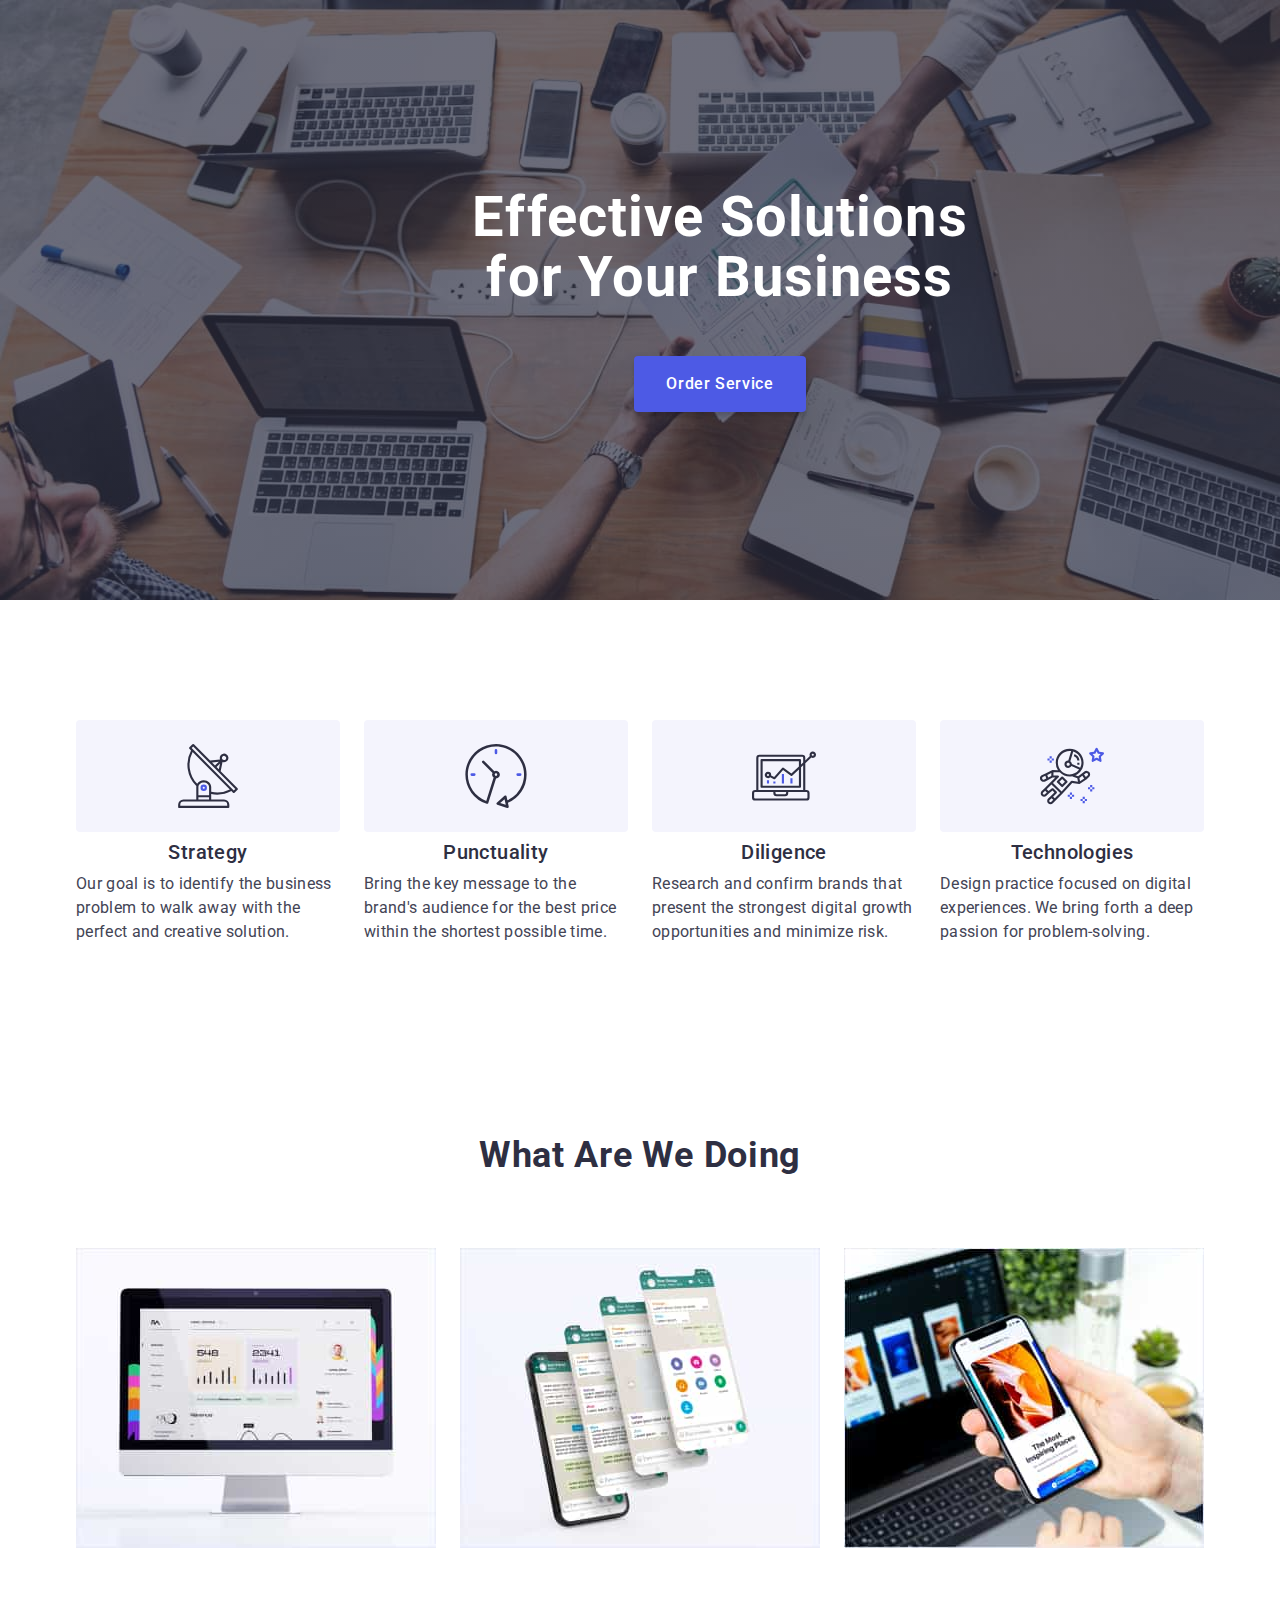
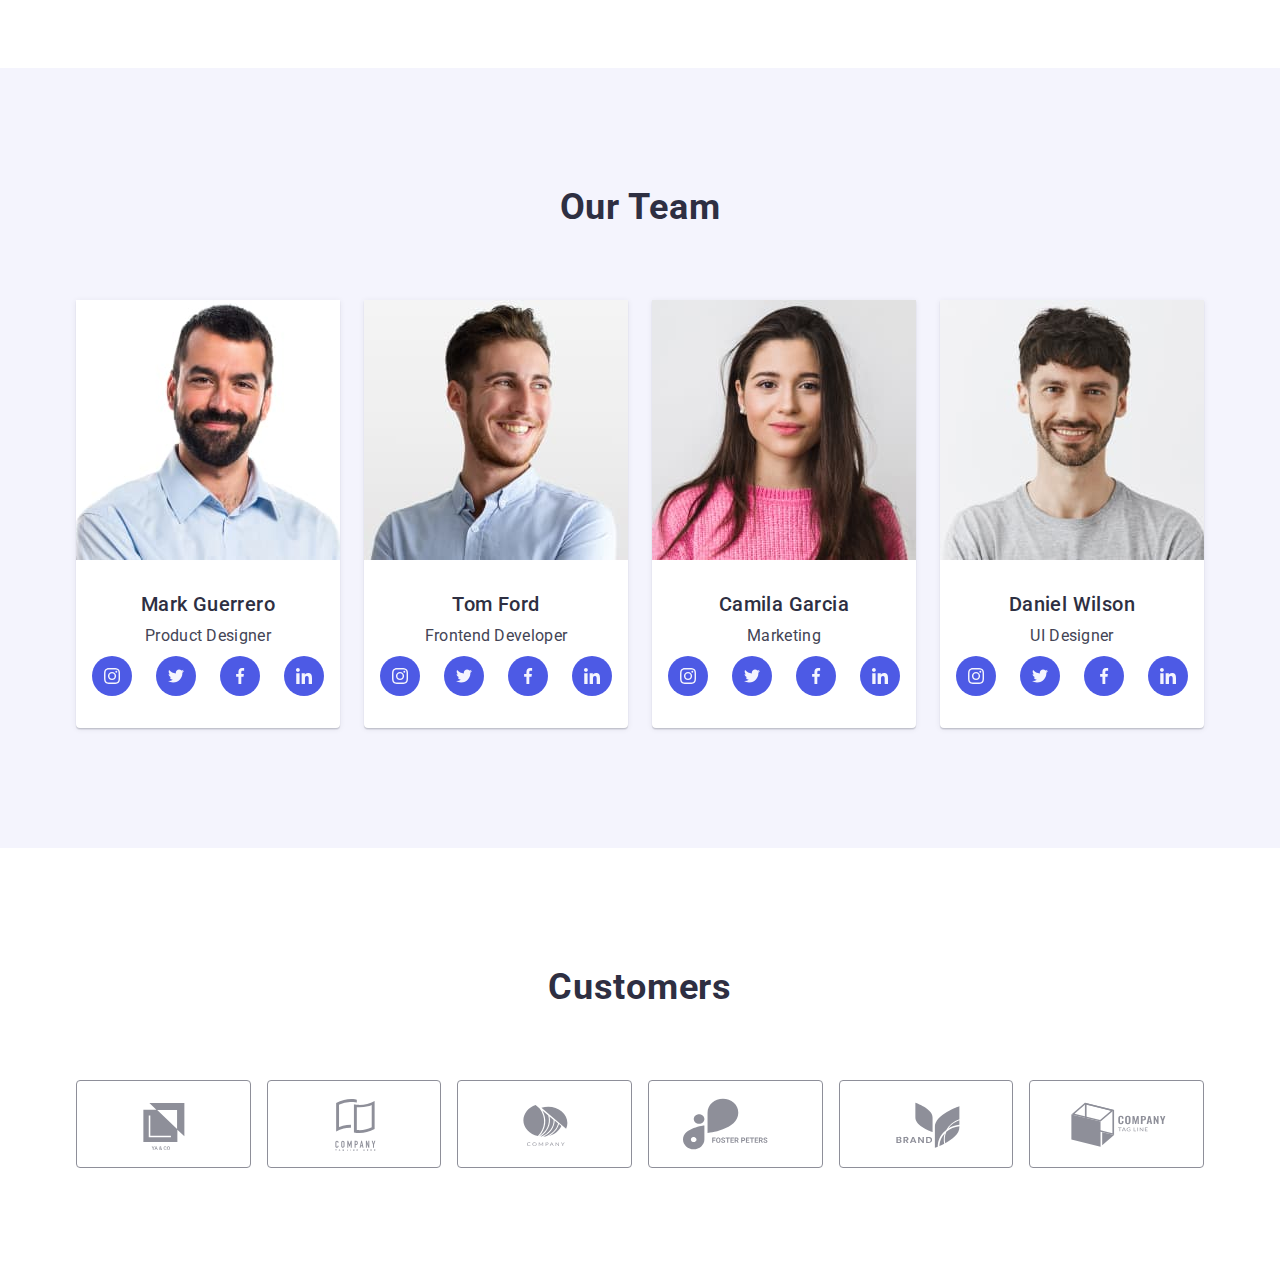
<file: index.html>
<!-- @format -->

<!DOCTYPE html>
<html lang="en">

<head>
    <meta charset="UTF-8" />
    <meta name="viewport" content="width=device-width, initial-scale=1.0" />
    <link rel="preconnect" href="https://fonts.googleapis.com" />
    <link rel="preconnect" href="https://fonts.gstatic.com" crossorigin />
    <link
        href="https://fonts.googleapis.com/css2?family=Raleway:wght@800&family=Roboto:wght@400;500;700;900&display=swap"
        rel="stylesheet" />
    <title>WebStudio</title>

    <link rel="stylesheet" href="./css/modern-normalize.css" />
    <link rel="stylesheet" href="./css/styles.css" />
</head>

<body>
    <!-- <header class="header">
      <div class="header-container container">
        <nav class="nav-menu">
          <a class="logo link" href="./index.html"
            >Web<span class="logo-accent">Studio</span></a
          >

          <ul class="nav-menu-list list">
            <li>
              <a class="nav-item link current" href="./index.html">Studio</a>
            </li>
            <li>
              <a class="nav-item link" href="./portfolio.html">Portfolio</a>
            </li>
            <li><a class="nav-item link" href="">Contacts</a></li>
          </ul>
        </nav>

        <address class="informacion">
          <ul class="contact list">
            <li>
              <a class="contact link" href="mailto:info@devstudio.com"
                >info@devstudio.com</a
              >
            </li>
            <li>
              <a class="contact link" href="tel:+110001111111"
                >+11 (000) 111-11-11</a
              >
            </li>
          </ul>
        </address>
      </div>
    </header> -->

    <main>
        <!-- секция 1 -->
        <section class="hero-section">
        <div class="hero-container container">
          <h1 class="hero-title">
            Effective Solutions<br />
            for Your Business
          </h1>

          <button type="button" class="hero-button" data-modal-open>
            Order Service
          </button>
        </div>
      </section>

        <!-- секция 2 -->
        <section class="section">
            <div class="solutions-container container">
                <h2 class="visually-hidden">Why Choose Us</h2>

                <ul class="solutions-list list">
                    <li class="feature-item">
                        <div class="feature-cub">
                            <svg class="feature-item-svg" width="64" height="64">
                                <use href="./images/icons.svg#icon-antenna"></use>
                            </svg>
                        </div>
                        <h3 class="feature-subtitle">Strategy</h3>
                        <p class="feature-text">
                            Our goal is to identify the business problem to walk away with
                            the perfect and creative solution.
                        </p>
                    </li>

                    <li class="feature-item">
                        <div class="feature-cub">
                            <svg class="feature-item-svg" width="64" height="64">
                                <use href="./images/icons.svg#icon-clock"></use>
                            </svg>
                        </div>
                        <h3 class="feature-subtitle">Punctuality</h3>
                        <p class="feature-text">
                            Bring the key message to the brand's audience for the best price
                            within the shortest possible time.
                        </p>
                    </li>

                    <li class="feature-item">
                        <div class="feature-cub">
                            <svg class="feature-item-svg" width="64" height="64">
                                <use href="./images/icons.svg#icon-diagram"></use>
                            </svg>
                        </div>
                        <h3 class="feature-subtitle">Diligence</h3>
                        <p class="feature-text">
                            Research and confirm brands that present the strongest digital
                            growth opportunities and minimize risk.
                        </p>
                    </li>

                    <li class="feature-item">
                        <div class="feature-cub">
                            <svg class="feature-item-svg" width="64" height="64">
                                <use href="./images/icons.svg#icon-astronaut"></use>
                            </svg>
                        </div>
                        <h3 class="feature-subtitle">Technologies</h3>
                        <p class="feature-text">
                            Design practice focused on digital experiences. We bring forth a
                            deep passion for problem-solving.
                        </p>
                    </li>
                </ul>
            </div>
        </section>

        <!-- секция 3 -->
       <section class="what ">
            <div class="what-container container">
                <h2 class="what-title">What are we doing</h2>

                <ul class="what-list list">
                    <li class="what-img">
                        <img src="./images/Rectangle71.jpg" alt="Rectangle71" width="360" />
                    </li>
                    <li class="what-img">
                        <img src="./images/Rectangle71(1).jpg" alt="Rectangle71(1)" width="360" />
                    </li>
                    <li class="what-img">
                        <img src="./images/Rectangle71(2).jpg" alt="Rectangle71(2)" width="360" />
                    </li>
                </ul>
            </div>
        </section>

        <!-- секция 4 -->
        <section class="team-section section">
            <div class="container">
                <h2 class="section-title">Our Team</h2>

                <ul class="team list">
                    <li class="team-item">
                        <img src="./images/img.jpg" alt="Mark Guerrero" width="264" class="team-image" />

                        <div class="team-subt">
                            <h3 class="team-name">Mark Guerrero</h3>
                            <p class="team-role">Product Designer</p>

                            <ul class="person-social-list link">
                                <li class="person-item">
                                    <a class="person-social-link link" href="" aria-label="instagram" target="_blank"
                                        rel="noopener horeferrer">
                                        <svg class="team-social" width="16" height="16">
                                            <use href="./images/icons.svg#icon-instagram"></use>
                                        </svg>
                                    </a>
                                </li>

                                <li class="person-item">
                                    <a class="person-social-link link" href="" aria-label="twitter" target="_blank"
                                        rel="noopener horeferrer">
                                        <svg class="team-social" width="16" height="16">
                                            <use href="./images/icons.svg#icon-twitter"></use>
                                        </svg>
                                    </a>
                                </li>

                                <li class="person-item">
                                    <a class="person-social-link link" href="" aria-label="facebook" target="_blank"
                                        rel="noopener horeferrer">
                                        <svg class="team-social" width="16" height="16">
                                            <use href="./images/icons.svg#icon-facebook"></use>
                                        </svg>
                                    </a>
                                </li>
                                <li class="person-item">
                                    <a class="person-social-link link" href="" aria-label="linkedin" target="_blank"
                                        rel="noopener horeferrer">
                                        <svg class="team-social" width="16" height="16">
                                            <use href="./images/icons.svg#icon-linkedin"></use>
                                        </svg>
                                    </a>
                                </li>
                            </ul>
                        </div>
                    </li>

                    <li class="team-item">
                        <img src="./images/img(1).jpg" alt="Tom Ford" width="264" class="team-image" />
                        <div class="team-subt">
                            <h3 class="team-name">Tom Ford</h3>
                            <p class="team-role">Frontend Developer</p>
                            <ul class="person-social-list link">
                                <li class="person-item">
                                    <a class="person-social-link link" href="" aria-label="instagram" target="_blank"
                                        rel="noopener horeferrer">
                                        <svg class="team-social" width="16" height="16">
                                            <use href="./images/icons.svg#icon-instagram"></use>
                                        </svg>
                                    </a>
                                </li>

                                <li class="person-item">
                                    <a class="person-social-link link" href="" aria-label="twitter" target="_blank"
                                        rel="noopener horeferrer">
                                        <svg class="team-social" width="16" height="16">
                                            <use href="./images/icons.svg#icon-twitter"></use>
                                        </svg>
                                    </a>
                                </li>

                                <li class="person-item">
                                    <a class="person-social-link link" href="" aria-label="facebook" target="_blank"
                                        rel="noopener horeferrer">
                                        <svg class="team-social" width="16" height="16">
                                            <use href="./images/icons.svg#icon-facebook"></use>
                                        </svg>
                                    </a>
                                </li>
                                <li class="person-item">
                                    <a class="person-social-link link" href="" aria-label="linkedin" target="_blank"
                                        rel="noopener horeferrer">
                                        <svg class="team-social" width="16" height="16">
                                            <use href="./images/icons.svg#icon-linkedin"></use>
                                        </svg>
                                    </a>
                                </li>
                            </ul>
                        </div>
                    </li>

                    <li class="team-item">
                        <img src="./images/img(2).jpg" alt="Camila Garcia" width="264" class="team-image" />
                        <div class="team-subt">
                            <h3 class="team-name">Camila Garcia</h3>
                            <p class="team-role">Marketing</p>
                            <ul class="person-social-list link">
                                <li class="person-item">
                                    <a class="person-social-link link" href="" aria-label="instagram" target="_blank"
                                        rel="noopener horeferrer">
                                        <svg class="team-social" width="16" height="16">
                                            <use href="./images/icons.svg#icon-instagram"></use>
                                        </svg>
                                    </a>
                                </li>

                                <li class="person-item">
                                    <a class="person-social-link link" href="" aria-label="twitter" target="_blank"
                                        rel="noopener horeferrer">
                                        <svg class="team-social" width="16" height="16">
                                            <use href="./images/icons.svg#icon-twitter"></use>
                                        </svg>
                                    </a>
                                </li>

                                <li class="person-item">
                                    <a class="person-social-link link" href="" aria-label="facebook" target="_blank"
                                        rel="noopener horeferrer">
                                        <svg class="team-social" width="16" height="16">
                                            <use href="./images/icons.svg#icon-facebook"></use>
                                        </svg>
                                    </a>
                                </li>
                                <li class="person-item">
                                    <a class="person-social-link link" href="" aria-label="linkedin" target="_blank"
                                        rel="noopener horeferrer">
                                        <svg class="team-social" width="16" height="16">
                                            <use href="./images/icons.svg#icon-linkedin"></use>
                                        </svg>
                                    </a>
                                </li>
                            </ul>
                        </div>
                    </li>

                    <li class="team-item">
                        <img src="./images/img(3).jpg" alt="Daniel Wilson" width="264" class="team-image" />
                        <div class="team-subt">
                            <h3 class="team-name">Daniel Wilson</h3>
                            <p class="team-role">UI Designer</p>
                            <ul class="person-social-list link">
                                <li class="person-item">
                                    <a class="person-social-link link" href="" aria-label="instagram" target="_blank"
                                        rel="noopener horeferrer">
                                        <svg class="team-social" width="16" height="16">
                                            <use href="./images/icons.svg#icon-instagram"></use>
                                        </svg>
                                    </a>
                                </li>

                                <li class="person-item">
                                    <a class="person-social-link link" href="" aria-label="twitter" target="_blank"
                                        rel="noopener horeferrer">
                                        <svg class="team-social" width="16" height="16">
                                            <use href="./images/icons.svg#icon-twitter"></use>
                                        </svg>
                                    </a>
                                </li>

                                <li class="person-item">
                                    <a class="person-social-link link" href="" aria-label="facebook" target="_blank"
                                        rel="noopener horeferrer">
                                        <svg class="team-social" width="16" height="16">
                                            <use href="./images/icons.svg#icon-facebook"></use>
                                        </svg>
                                    </a>
                                </li>
                                <li class="person-item">
                                    <a class="person-social-link link" href="" aria-label="linkedin" target="_blank"
                                        rel="noopener horeferrer">
                                        <svg class="team-social" width="16" height="16">
                                            <use href="./images/icons.svg#icon-linkedin"></use>
                                        </svg>
                                    </a>
                                </li>
                            </ul>
                        </div>
                    </li>
                </ul>
            </div>
        </section>

        <!-- секция 5 -->
        <section class="section">
            <div class="cust-container container">
                <h2 class="cust-title section-title">Customers</h2>
                <ul class="cust-list list">
                    <li class="cust-item">
                        <a href="" class="cust-link link">
                            <svg class="cust-item-svg" width="104" height="56">
                                <use href="./images/icons.svg#icon-yosco"></use>
                            </svg>
                        </a>
                    </li>

                    <li class="cust-item">
                        <a href="" class="cust-link link">
                            <svg class="cust-item-svg" width="104" height="56">
                                <use href="./images/icons.svg#icon-company"></use>
                            </svg>
                        </a>
                    </li>
                    <li class="cust-item">
                        <a href="" class="cust-link link">
                            <svg class="cust-item-svg" width="104" height="56">
                                <use href="./images/icons.svg#icon-comorang"></use>
                            </svg>
                        </a>
                    </li>
                    <li class="cust-item">
                        <a href="" class="cust-link link">
                            <svg class="cust-item-svg" width="104" height="56">
                                <use href="./images/icons.svg#icon-group"></use>
                            </svg></a>
                    </li>
                    <li class="cust-item">
                        <a href="" class="cust-link link">
                            <svg class="cust-item-svg" width="104" height="56">
                                <use href="./images/icons.svg#icon-brand"></use>
                            </svg></a>
                    </li>
                    <li class="cust-item">
                        <a href="" class="cust-link link">
                            <svg class="cust-item-svg" width="104" height="56">
                                <use href="./images/icons.svg#icon-boxcomp"></use>
                            </svg></a>
                    </li>
                </ul>
            </div>
        </section>
    </main>

    <!-- <footer class="ftr">
      <div class="ftr-container container">
        <div class="logopftr">
          <a href="./index.html" class="logo-down link"
            >Web<span class="logo-down-accent">Studio</span></a
          >

          <p class="ftr-text">
            Increase the flow of customers and sales for your business with
            digital marketing & growth solutions.
          </p>
        </div>

        <div class="ftr-icon">
          <p class="ftr-text-social">Social media</p>
          <ul class="ftr-icon-list link">
            <li class="ftr-icon-item">
              <a
                class="ftr-icon-link link"
                href=""
                aria-label="instagram"
                target="_blank"
                rel="noopener horeferrer"
              >
                <svg class="ftr-social" width="24" height="24">
                  <use href="./images/icons.svg#icon-instagram"></use>
                </svg>
              </a>
            </li>

            <li class="ftr-icon-item">
              <a
                class="ftr-icon-link link"
                href=""
                aria-label="twitter"
                target="_blank"
                rel="noopener horeferrer"
              >
                <svg class="ftr-social" width="24" height="24">
                  <use href="./images/icons.svg#icon-twitter"></use>
                </svg>
              </a>
            </li>

            <li class="ftr-icon-item">
              <a
                class="ftr-icon-link link"
                href=""
                aria-label="facebook"
                target="_blank"
                rel="noopener horeferrer"
              >
                <svg class="ftr-social" width="24" height="24">
                  <use href="./images/icons.svg#icon-facebook"></use>
                </svg>
              </a>
            </li>
            <li class="ftr-icon-item">
              <a
                class="ftr-icon-link link"
                href=""
                aria-label="linkedin"
                target="_blank"
                rel="noopener horeferrer"
              >
                <svg class="ftr-social" width="24" height="24">
                  <use href="./images/icons.svg#icon-linkedin"></use>
                </svg>
              </a>
            </li>
          </ul>
        </div>

        <div class="footer-bottom">
          <p class="footer-name">Subscribe</p>
          <form class="footer-form">
            <label class="footer-form-email">
              <input
                type="email"
                name="user-email"
                class="footer-input"
                placeholder="E-mail"
              />
            </label>
            <button type="submit" class="footer-form-btn">
              Subscribe
              <svg class="airpl-icon" width="24" height="24">
                <use href="./images/icons.svg#icon-airpl"></use>
              </svg>
            </button>
          </form>
        </div>
      </div>
    </footer> --> 

    <!-- модальное окно -->

    <!-- <div data-modal class="backdrop is-hidden">
        <div class="modal">

            (кнопка закрити)

            <button type="button" class="button-close" data-modal-close>
                <svg class="close" width="8" height="8">
                    <use href="./images/icons.svg#icon-close"></use>
                </svg>
            </button> 

            <p class="modal-title">Leave your contacts and we will call you back</p>

            <form class="modal-form">
                <div class="modal-cub">
                    <label class="modal-item" for="user-name"> Name </label>
                    <div class="input-wrap">
                        <input type="text" id="user-name" name="user-name" class="modal-input" />
                        <svg class="modal-input-icon" width="18" height="24">
                            <use href="./images/icons.svg#icon-person"></use>
                        </svg>
                    </div>
                </div>

                <div class="modal-cub">
                    <label class="modal-item" for="user-phone"> Phone </label>
                    <div class="input-wrap">
                        <input type="text" id="user-phone" name="user-phone" class="modal-input" />
                        <svg class="modal-input-icon" width="18" height="24">
                            <use href="./images/icons.svg#icon-phone"></use>
                        </svg>
                    </div>
                </div>

                <div class="modal-cub">
                    <label class="modal-item" for="user-email"> Email </label>
                    <div class="input-wrap">
                        <input type="text" id="user-email" name="user-email" class="modal-input" />
                        <svg class="modal-input-icon" width="18" height="24">
                            <use href="./images/icons.svg#icon-email"></use>
                        </svg>
                    </div>
                </div>

                <div class="modal-cub-coment">
                    <label class="modal-item" for="user-comment"> Comment </label>

                    <textarea name="user-comment" id="user-comment" class="modal-text-area"
                        placeholder="Text input"></textarea>
                </div>

                <div class="modal-cub-cnopka">
                    <input type="checkbox" name="user-privacy" id="user-privacy" value="true"
                        class="modal-check visually-hidden" />

                    <label for="user-privacy" class="check-text">
                        <span class="accept-ok">
                            <svg width="10" height="8" class="accept-icon">
                                <use href="./images/icons.svg#icon-ok"></use>
                            </svg>
                        </span>
                        I accept the terms and conditions of the
                        <a href="" class="accent-link"> Privacy Policy </a>
                    </label>
                </div>

                <button type="submit" class="button-modal">Send</button>
            </form>
        </div>
    </div> -->
    <script src="./js/modal.js"></script>
</body>

</html>
</file>
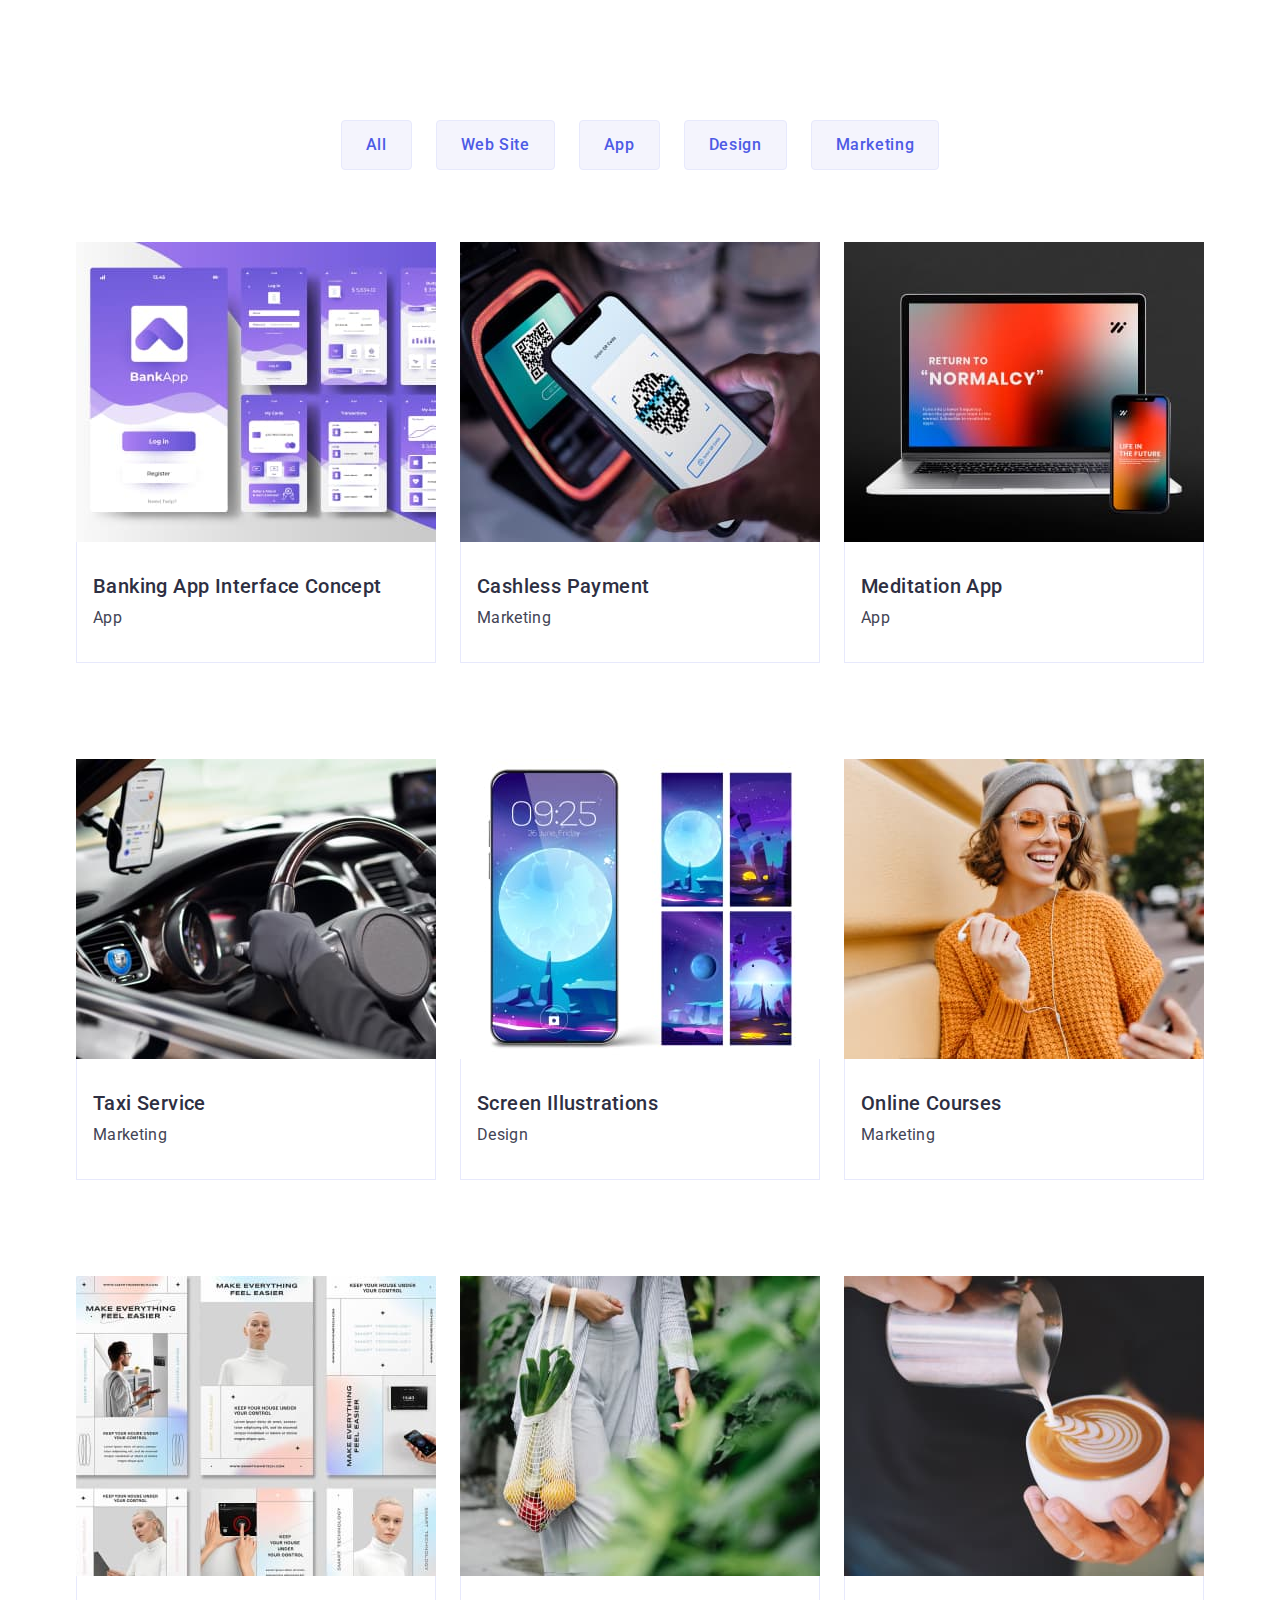
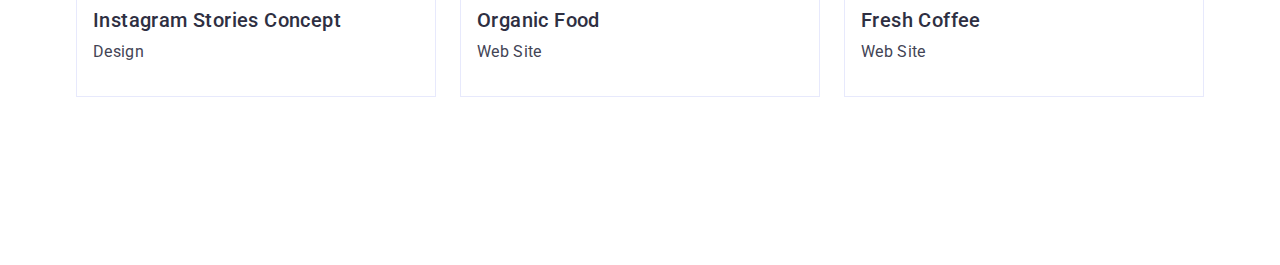
<file: portfolio.html>
<!DOCTYPE html>
<html lang="en">

<head>
    <meta charset="UTF-8">
    <meta name="viewport" content="width=device-width, initial-scale=1.0">
    <link rel="preconnect" href="https://fonts.googleapis.com">
    <link rel="preconnect" href="https://fonts.gstatic.com" crossorigin>
    <link
        href="https://fonts.googleapis.com/css2?family=Raleway:wght@800&family=Roboto:wght@400;500;700;900&display=swap"
        rel="stylesheet">

    <title>portfolio</title>
    <link rel="stylesheet" href="./css/modern-normalize.css" />

    <link rel="stylesheet" href="./css/styles.css">

</head>

<body>
    <div>
        <!-- <header class="header">
            <div class="header-container container">
                <nav class="nav-menu">

                    <a class="logo link" href="./index.html">Web<span class="logo-accent">Studio</span></a>



                    <ul class="nav-menu-list list">
                        <li><a class="nav-item link" href="./index.html">Studio</a></li>
                        <li><a class="nav-item link current" href="./portfolio.html">Portfolio</a></li>
                        <li><a class="nav-item link" href="">Contacts</a></li>
                    </ul>

                </nav>

                <address class="informacion">

                    <ul class="contact list">
                        <li><a class="contact link" href="mailto:info@devstudio.com">info@devstudio.com</a></li>
                        <li><a class="contact link" href="tel:+110001111111">+11 (000) 111-11-11</a>
                        </li>
                    </ul>

                </address>
            </div>
        </header> -->

        <main>
            <section class="exemplo-section  section">
                <div class=" container">

                    <h1 class="visually-hidden">Why Choose Us</h1>

                    
                        <ul class="nav-button list">
                            <li><button type="button" class="nav-button-all link">All</button></li>
                            <li><button type="button" class="nav-button-all link">Web Site</button></li>
                            <li><button type="button" class="nav-button-all link">App</button></li>
                            <li><button type="button" class="nav-button-all link">Design</button></li>
                            <li><button type="button" class="nav-button-all link">Marketing</button></li>
                        </ul>
                    
                    <ul class="exemplo list">

                        <li class="item-port">
                            <a href="" class="exemplo-image link">
                                <div class="img-box-pof">
                                    <img src="./images/BankingApp.jpg" alt="Banking App Interface Concept" width="360">
                                    <p class="overlay-text">14 Stylish and User-Friendly App Design Concepts · Task
                                        Manager App
                                        · Calorie Tracker
                                        App · Exotic Fruit Ecommerce App · Cloud Storage App
                                    </p>
                                </div>

                                <div class="exemplo-subt">
                                    <h2 class="exemplo-title">Banking App Interface Concept</h2>
                                    <p class="exemplo-text">App</p>
                                </div>
                            </a>
                        </li>


                        <li class="item-port">

                            <a href="" class="exemplo-image link">
                                <div class="img-box-pof">
                                    <img src="./images/CashlessPayment.jpg" alt="phone scans the QR code" width="360">
                                    <p class="overlay-text">14 Stylish and User-Friendly App Design Concepts · Task
                                        Manager App
                                        · Calorie Tracker
                                        App · Exotic Fruit Ecommerce App · Cloud Storage App
                                    </p>
                                </div>

                                <div class="exemplo-subt">
                                    <h2 class="exemplo-title">Cashless Payment</h2>
                                    <p class="exemplo-text">Marketing</p>
                                </div>
                            </a>
                        </li>

                        <li class="item-port">

                            <a href="" class="exemplo-image link">
                                <div class="img-box-pof">
                                    <img src="./images/MeditationApp.jpg" alt="iphone and laptop" width="360">
                                    <p class="overlay-text">14 Stylish and User-Friendly App Design Concepts · Task
                                        Manager App
                                        · Calorie Tracker
                                        App · Exotic Fruit Ecommerce App · Cloud Storage App
                                    </p>
                                </div>

                                <div class="exemplo-subt">
                                    <h2 class="exemplo-title">Meditation App</h2>
                                    <p class="exemplo-text">App</p>
                                </div>
                            </a>
                        </li>

                        <li class="item-port">

                            <a href="" class="exemplo-image link">
                                <div class="img-box-pof">
                                    <img src="./images/TaxiService.jpg" alt="car and taxi driver" width="360">
                                    <p class="overlay-text">14 Stylish and User-Friendly App Design Concepts · Task
                                        Manager App
                                        · Calorie Tracker
                                        App · Exotic Fruit Ecommerce App · Cloud Storage App
                                    </p>
                                </div>

                                <div class="exemplo-subt">
                                    <h2 class="exemplo-title">Taxi Service</h2>
                                    <p class="exemplo-text">Marketing</p>
                                </div>
                            </a>
                        </li>

                        <li class="item-port">
                            <a href="" class="exemplo-image link">
                                <div class="img-box-pof">
                                    <img src="./images/Screenllustrations.jpg" alt="phone and screen cover variations"
                                        width="360">
                                    <p class="overlay-text">14 Stylish and User-Friendly App Design Concepts · Task
                                        Manager App
                                        · Calorie Tracker
                                        App · Exotic Fruit Ecommerce App · Cloud Storage App
                                    </p>
                                </div>

                                <div class="exemplo-subt">
                                    <h2 class="exemplo-title">Screen Illustrations</h2>
                                    <p class="exemplo-text">Design</p>
                                </div>
                            </a>
                        </li>

                        <li class="item-port">
                            <a href="" class="exemplo-image link">
                                <div class="img-box-pof">
                                    <img src="./images/OnlineCourses.jpg" alt="girl look at the phone on the street"
                                        width="360">
                                    <p class="overlay-text">14 Stylish and User-Friendly App Design Concepts · Task
                                        Manager App
                                        · Calorie Tracker
                                        App · Exotic Fruit Ecommerce App · Cloud Storage App
                                    </p>
                                </div>

                                <div class="exemplo-subt">
                                    <h2 class="exemplo-title">Online Courses</h2>
                                    <p class="exemplo-text">Marketing</p>
                                </div>
                            </a>
                        </li>

                        <li class="item-port">

                            <a href="" class="exemplo-image link">
                                <div class="img-box-pof">
                                    <img src="./images/InstagramStoriesConcept.jpg" alt="instagram content" width="360">
                                    <p class="overlay-text">14 Stylish and User-Friendly App Design Concepts · Task
                                        Manager App
                                        · Calorie Tracker
                                        App · Exotic Fruit Ecommerce App · Cloud Storage App
                                    </p>
                                </div>

                                <div class="exemplo-subt">
                                    <h2 class="exemplo-title">Instagram Stories Concept</h2>
                                    <p class="exemplo-text">Design</p>
                                </div>
                            </a>
                        </li>

                        <li class="item-port">

                            <a href="" class="exemplo-image link">
                                <div class="img-box-pof">
                                    <img src="./images/OrganicFood.jpg" alt="in the hands of fruit in a mesh bag"
                                        width="360">
                                    <p class="overlay-text">14 Stylish and User-Friendly App Design Concepts · Task
                                        Manager App
                                        · Calorie Tracker
                                        App · Exotic Fruit Ecommerce App · Cloud Storage App
                                    </p>
                                </div>

                                <div class="exemplo-subt">
                                    <h2 class="exemplo-title">Organic Food</h2>
                                    <p class="exemplo-text">Web Site</p>
                                </div>
                            </a>
                        </li>

                        <li class="item-port">

                            <a href="" class="exemplo-image link">
                                <div class="img-box-pof">
                                    <img src="./images/FreshCoffee.jpg" alt="barista pouring milk into coffee"
                                        width="360">
                                    <p class="overlay-text">14 Stylish and User-Friendly App Design Concepts · Task
                                        Manager App
                                        · Calorie Tracker
                                        App · Exotic Fruit Ecommerce App · Cloud Storage App
                                    </p>
                                </div>

                                <div class="exemplo-subt">
                                    <h2 class="exemplo-title">Fresh Coffee</h2>
                                    <p class="exemplo-text">Web Site</p>
                                </div>
                            </a>
                        </li>
                    </ul>
                </div>
            </section>
        </main>

        <!-- <footer class="ftr">
            <div class="ftr-container container">
                <div class="logopftr">
                    <a href="./index.html" class="logo-down link">Web<span class="logo-down-accent">Studio</span></a>

                    <p class="ftr-text">Increase the flow of customers and
                        sales for your business with digital
                        marketing & growth solutions.
                    </p>
                </div>


                <div class="ftr-icon">
                    <p class="ftr-text-social">Social media</p>
                    <ul class="ftr-icon-list link">

                        <li class="ftr-icon-item">
                            <a class="ftr-icon-link link" href="" aria-label="instagram" target="_blank"
                                rel="noopener horeferrer">
                                <svg class="ftr-social" width="24" height="24">
                                    <use href="./images/icons.svg#icon-instagram"></use>
                                </svg>
                            </a>
                        </li>


                        <li class="ftr-icon-item">
                            <a class="ftr-icon-link link" href="" aria-label="twitter" target="_blank"
                                rel="noopener horeferrer">
                                <svg class="ftr-social" width="24" height="24">
                                    <use href="./images/icons.svg#icon-twitter"></use>
                                </svg>
                            </a>
                        </li>

                        <li class="ftr-icon-item">
                            <a class="ftr-icon-link link" href="" aria-label="facebook" target="_blank"
                                rel="noopener horeferrer">
                                <svg class="ftr-social" width="24" height="24">
                                    <use href="./images/icons.svg#icon-facebook"></use>
                                </svg>
                            </a>
                        </li>

                        <li class="ftr-icon-item">
                            <a class="ftr-icon-link link" href="" aria-label="linkedin" target="_blank"
                                rel="noopener horeferrer">
                                <svg class="ftr-social" width="24" height="24">
                                    <use href="./images/icons.svg#icon-linkedin"></use>
                                </svg>
                            </a>
                        </li>
                    </ul>
                </div>
                <div class="footer-bottom">
                    <p class="footer-name">
                        Subscribe
                    </p>
                    <form class="footer-form">
                        <label class="footer-form-email">
                            <input type="email" name="user-email" class="footer-input" placeholder="E-mail" />
                        </label>
                        <button type="submit" class="footer-form-btn">
                            Subscribe
                            <svg class="airpl-icon" width="24" height="24">
                                <use href="./images/icons.svg#icon-airpl"></use>
                            </svg>
                        </button>
                    </form>
                </div>
            </div>
        

        </footer> -->

    </div>

    <script src="./js/modal.js"></script>

</body>

</html>
</file>
<file: css/styles.css>
/* базові стили */
main {
  flex-grow: 1;
}

:root {
  --primary-brand: #4d5ae5;
  --pressed-state: #404bbf;
  --dark: #2e2f42;
  --text: #434455;
  --subtle-text: #8e8f99;
  --accent: #e7e9fc;
  --light: #f4f4fd;
  --hero-background: #2e2f42;
  --white-background: #ffffff;
}

body {
  font-family: "Roboto", sans-serif;
  color: #434455;
  background-color: #ffffff;
}

.link {
  text-decoration: none;
}

ul {
  list-style-type: none;
}

.list {
  list-style: none;
}

h1,
h2,
h3,
h4,
h5,
h6,
p {
  margin-top: 0;
  margin-bottom: 0;
}

ul,
ol {
  margin-top: 0;
  margin-bottom: 0;
  padding-left: 0;
}

img {
  display: block;
  width: 100%;
  height: auto;
}

/* basic */
.section {
  padding: 96px 0;
}

@media screen and (min-width: 1200px) {
  .section {
    padding: 120px 0;
  }
}

.container {
  width: 100%;
  padding: 0 16px;
  margin: 0 auto;
}

@media screen and (min-width: 428px) {
  .container {
    width: 428px;
  }
}

@media screen and (min-width: 768px) {
  .container {
    width: 768px;
  }
}

@media screen and (min-width: 1200px) {
  .container {
    width: 1158px;
    padding: 0 15px;
  }
}

.section-title {
  font-size: 36px;
  font-weight: 700;
  line-height: 1.11;
  text-align: center;
  letter-spacing: 0.02em;
  text-transform: capitalize;
  color: #2e2f42;
  margin-bottom: 72px;
}

/**_____///////////////////////header////////////////////////////////______*/

header {
  border-bottom: 1px solid #e7e9fc;
  background-color: var(--white-background);
  box-shadow: 0px 2px 1px rgba(46, 47, 66, 0.08),
    0px 1px 1px rgba(46, 47, 66, 0.16), 0px 1px 6px rgba(46, 47, 66, 0.08);
}

.header-container {
  display: flex;
  align-items: center;
}

.nav-menu {
  display: flex;
  align-items: center;
}

.heder-logo {
  padding: 24px 1169px 24px 156px;
}

.logo {
  color: var(--primary-brand);
  font-size: 18px;
  font-family: "Raleway", sans-serif;
  font-style: normal;
  font-weight: 800;
  line-height: 1.17;
  /* 21/18 */
  letter-spacing: 0.03em;
  /* 0.54/18 */
  text-transform: uppercase;
  margin-right: 76px;
  transition: color 250ms cubic-bezier(0.4, 0, 0.2, 1);
}

.logo-accent {
  color: var(--dark);
  transition: color 250ms cubic-bezier(0.4, 0, 0.2, 1);
}

.nav-menu-list {
  display: flex;
  gap: 40px;
}

.heder-nav {}

.nav-item {
  position: relative;
  font-weight: 500;
  font-size: 16px;
  line-height: 1.5;
  letter-spacing: 0.02em;
  color: #2e2f42;
  padding: 24px 0;
  display: block;
}

.current {
  position: relative;
  transition: color 250ms cubic-bezier(0.4, 0, 0.2, 1);
  color: #404bbf;
}

.current::after {
  content: "";
  position: absolute;
  bottom: -1px;
  left: 0;
  width: 100%;
  height: 4px;
  border-radius: 2px;
  background: var(--ocean, #404bbf);
}

.informacion {
  font-style: normal;
  margin-left: auto;
}

.contact {
  color: var(--text);
  font-size: 16px;
  font-family: "Roboto", sans-serif;
  font-style: normal;
  font-weight: 400;
  line-height: 1.5;
  /* 24/16 */
  letter-spacing: 0.02em;
  /* 0.32/16 */
  display: flex;
  gap: 40px;
  transition: color 250ms cubic-bezier(0.4, 0, 0.2, 1);
}

.link:hover,
.link:focus {
  color: var(--pressed-state);
}

/*?__///////////////_Body_////////////////////////////////////////////////////__ */
/* -/////////////////////секция 1//////////////////////---------- */
.hero-section {
  background-image: linear-gradient(rgba(46, 47, 66, 0.7),
      rgba(46, 47, 66, 0.7)),
    url(../images/dark-moble.jpg);
  
  background-color: var(--hero-background);
  
  width: 428px;
  height: 432px;
  flex-shrink: 0;
  background-size: cover;
  background-position: center;
  background-repeat: no-repeat;
  /* фон по центру секции? */
  margin: 0 auto;

}

.hero-container {
  padding: 112px 54px;
}

.hero-title {
  font-size: 36px;
  font-weight: 700;
  line-height: 1.1;
  /*111.11%; 40/36 */
  text-align: center;
  letter-spacing: 0.02em;
  color: #ffffff;
  margin-left: auto;
  margin-right: auto;
  margin-bottom: 72px;
}

.button {
  font-family: "Roboto", sans-serif;
  color: var(--white, #fff);
  text-align: center;
  font-family: Roboto, sans-serif;
  font-size: 16px;
  font-style: normal;
  font-weight: 500;
  line-height: 1.5;
  /* 150% */
  letter-spacing: 0.04em;
}

.hero-button {
  color: #ffffff;
  background-color: #4d5ae5;
  font-family: "Roboto", sans-serif;
  font-weight: 500;
  font-size: 16px;
  line-height: 1.5;
  letter-spacing: 0.04em;
  cursor: pointer;
  transition: background-color 250ms cubic-bezier(0.4, 0, 0.2, 1);
}



/* какая красивая кнопочка)):) */
.hero-button {
  display: block;
  min-width: 169px;
  margin: 0 auto;
  padding: 16px 32px;
  align-items: flex-start;
  gap: 10px;
  border-radius: 4px;
  height: 56px;
  border: none;
}

.hero-button:hover,
.hero-button:focus {
  background-color: #404bbf;
}

.hero-button {
  border-radius: 4px;
  background: var(--iris, #4d5ae5);
  box-shadow: 0px 4px 4px 0px rgba(0, 0, 0, 0.15);
}

/* _//////////////////////////////////////секция 2///////////////////__ */

.solutions-container {}

.solutions-list {
  display: flex;
  flex-wrap: wrap;
  justify-content: center;
}

.feature-item {
  margin-bottom: 72px;
}


.feature-cub {
  display: none;
}

.feature-box {
  margin-bottom: 8px;
}

.feature-subtitle {
  font-weight: 700;
  font-size: 36px;
  line-height: 1.2;
  letter-spacing: 0.02em;
  color: #2e2f42;
  margin-bottom: 8px;
  justify-content: center;
}

.feature-text {
  font-size: 16px;
  line-height: 1.5;
  letter-spacing: 0.02em;
  color: #434455;
}


.visually-hidden {
  position: absolute;
  width: 1px;
  height: 1px;
  margin: -1px;
  border: 0;
  padding: 0;
  white-space: nowrap;
  clip-path: inset(100%);
  clip: rect(0 0 0 0);
  overflow: hidden;
}

/*__////////////////////////////////////////секция 3////////////////////////////////////////__*/
.what {
  background: #fff;

  padding-bottom: 120px;
}

.what-container {
  align-items: center;
}

.what-title {
  font-size: 36px;
  line-height: 1.11;
  text-align: center;
  letter-spacing: 0.02em;
  text-transform: capitalize;
  color: #2e2f42;
  margin-bottom: 72px;
}

.what-list {
  display: flex;
  gap: 24px;
}

.what-img {
  width: calc((100% - 48px) / 3);
}

/*__//////////////////секция 4 ///////////////////////////////___*/

.team-section {
  background-color: #f4f4fd;
}

.team-item {
  background-color: #ffffff;
  border-radius: 0px 0px 4px 4px;
  box-shadow: 0px 2px 1px 0px rgba(46, 47, 66, 0.08),
    0px 1px 1px 0px rgba(46, 47, 66, 0.16),
    0px 1px 6px 0px rgba(46, 47, 66, 0.08);
}



.team-image {
  text-align: center;
}

.team-subt {
  text-align: center;
  padding-top: 32px;
  padding-bottom: 32px;
}

.team-name {
  font-weight: 500;
  font-size: 20px;
  line-height: 1.2;
  letter-spacing: 0.02em;
  color: #2e2f42;
  text-align: center;
  text-transform: capitalize;
  margin-bottom: 8px;
}

.team-role {
  font-size: 16px;
  line-height: 1.5;
  letter-spacing: 0.02em;
  color: #434455;
  margin-bottom: 8px;
}

.person-social-list {
  display: flex;
  justify-content: center;
  gap: 24px;
}

.person-item {}

.person-social-link {
  width: 100%;
  height: 100%;
  background-color: #4d5ae5;
  border-radius: 50%;
  display: flex;
  align-items: center;
  justify-content: center;
  display: flex;
  padding: 12px;
  transition: background-color 250ms cubic-bezier(0.4, 0, 0.2, 1);
}

.team-social {
  fill: rgba(244, 244, 253, 1);
}

.team-social {
  transition: fiil 250ms cubic-bezier(0.4, 0, 0.2, 1);
}

.person-social-link:hover,
.person-social-link:focus {
  background-color: #404bbf;
}

/* --/////////////////////секция 5\\\\\\\\\\\\\\\\\\\\\\\\ */

.cust-list {
  display: flex;
  flex-wrap: wrap;
  gap: 72px 16px;
}

.cust-item {
  width: calc((100% - 16px) / 2);
  height: 88px;
}

.cust-link {
  width: 100%;
  border-radius: 4px;
  border: 1px solid var(--lightslate, #8e8f99);
  display: flex;
  align-items: center;
  justify-content: center;
  color: #8e8f99;
  transition: border-color 250ms cubic-bezier(0.4, 0, 0.2, 1),
    color 250ms cubic-bezier(0.4, 0, 0.2, 1);
  height: 100%;
}

.cust-item-svg {
  fill: #8e8f99;
}

.cust-link:hover,
.cust-link:focus {
  color: #404bbf;
  border-color: #404bbf;
}

.cust-item-svg {
  fill: currentColor;
}

/*?_//////////////////////////////_footer_//////////////////////////////_____ */

.ftr {
  background-color: #2e2f42;
  margin: 0 auto;
  padding: 100px 0;
  display: flex;
}

.ftr-container {
  display: flex;
  align-items: baseline;
}

.logopftr {
  margin-right: 120px;
}

.logo-down {
  font-family: "Raleway", sans-serif;
  font-weight: 800;
  font-size: 18px;
  line-height: 1.17;
  letter-spacing: 0.03em;
  text-transform: uppercase;
  color: #4d5ae5;
  text-decoration: none;
  display: inline-block;
  margin-bottom: 16px;
  transition: color 250ms cubic-bezier(0.4, 0, 0.2, 1);
}

.logo-down-accent {
  color: #f4f4fd;
  transition: color 250ms cubic-bezier(0.4, 0, 0.2, 1);
}

.ftr-text {
  font-size: 16px;
  font-family: "Roboto", sans-serif;
  font-style: normal;
  font-weight: 400;
  line-height: 1.5;
  color: #f4f4fd;
  letter-spacing: 0.02em;
}

.ftr-text {
  display: flex;
  width: 264px;
}

.ftr-icon {
  margin-right: 80px;
}

.ftr-text-social {
  font-weight: 500;
  font-size: 16px;
  line-height: 1.5;
  letter-spacing: 0.02em;
  color: var(--white, #fff);
  margin-bottom: 16px;
  line-height: 24px;
  letter-spacing: 0.32px;
  text-shadow: 0px 4px 4px 0px rgba(0, 0, 0, 0.25);
}

.ftr-icon-list {
  display: flex;
  gap: 16px;
  align-items: flex-start;
}

.ftr-icon-item {
  text-align: center;
  width: 40px;
  height: 40px;
  border-radius: 50%;
  background-color: #4d5ae5;
  transition: background-color 250ms cubic-bezier(0.4, 0, 0.2, 1);
}

.ftr-icon-link {
  width: 100%;
  height: 100%;
  background-color: #4d5ae5;
  border-radius: 50%;
  display: flex;
  align-items: center;
  justify-content: center;
  transition: background-color 250ms cubic-bezier(0.4, 0, 0.2, 1);
}

.ftr-social {
  fill: rgba(244, 244, 253, 1);
}

.ftr-icon-link:hover,
.ftr-icon-link:focus {
  background-color: #31d0aa;
}

/* /* forma email  */
.footer-bottom {}

.footer-name {
  display: flex;
  color: #ffffff;
  font-size: 16px;
  font-weight: 500;
  line-height: 1.5;
  letter-spacing: 0.02em;
  margin-bottom: 16px;
}

.footer-form {
  display: flex;
  gap: 24px;
}

.footer-form-email {}

.footer-input {
  width: 264px;
  height: 40px;
  flex-shrink: 0;
  border-radius: 4px;
  border: 1px solid var(--white, #fff);
  filter: drop-shadow(0px 4px 4px rgba(0, 0, 0, 0.15));
  background-color: transparent;
  color: #ffffff;
  padding-left: 16px;
  font-size: 12px;
  line-height: 1.5;
  letter-spacing: 0.04em;
}

.footer-form-btn {
  min-width: 165px;
  height: 40px;
  display: flex;
  justify-content: center;
  align-items: center;
  font-family: "Roboto", sans-serif;
  font-size: 16px;
  font-weight: 500;
  line-height: 1.5;
  letter-spacing: 0.04em;
  color: #ffffff;
  cursor: pointer;
  background: var(--iris, #4d5ae5);
  border-radius: 4px;
  border: none;
}

.footer-form-btn:hover {
  box-shadow: 0px 4px 4px 0px rgba(0, 0, 0, 0.15);
  transition: background-color 250ms cubic-bezier(0.4, 0, 0.2, 1);
  background-color: #404bbf;
}

.ftr-airpl {}

.airpl-icon {
  margin-left: 16px;
}

.airpl-icon {
  fill: #ffffff;
}



/* !_____////////////Poptfolio///////////////________ */
.exemplo-section {
  background-color: var(--white-background);
}

.nav-button {
  flex-wrap: wrap;
  justify-content: center;
  display: flex;
  gap: 24px;
  margin-bottom: 48px;
}

.nav-button-all {
  font-family: "Roboto", sans-serif;
  font-weight: 500;
  font-size: 16px;
  line-height: 1.5;
  letter-spacing: 0.04em;
  color: #4d5ae5;
  border-radius: 4px;
  border: 1px solid var(--cornflower, #e7e9fc);
  background: var(--cloud, #f4f4fd);
  padding: 12px 24px;
  transition: color 250ms cubic-bezier(0.4, 0, 0.2, 1),
    background-color 250ms cubic-bezier(0.4, 0, 0.2, 1),
    border-color 250ms cubic-bezier(0.4, 0, 0.2, 1),
    box-shadow 250ms cubic-bezier(0.4, 0, 0.2, 1);
}

.nav-button-all:hover,
.nav-button-all:focus {
  color: #ffffff;
  background-color: #404bbf;
  cursor: pointer;
  border: 1px solid transparent;
  border-radius: 4px;
  box-shadow: 0px 2px 2px 0px rgba(0, 0, 0, 0.12),
    0px 2px 1px 0px rgba(0, 0, 0, 0.08), 0px 3px 1px 0px rgba(0, 0, 0, 0.1);
}

/*?___________ список 9 штук_________________________ */

.exemplo {
  display: flex;
  flex-wrap: wrap;
  column-gap: 24px;
  row-gap: 48px;
}

.item-port {
  width: 396px;
  transition: box-shadow 250ms cubic-bezier(0.4, 0, 0.2, 1);
  transform: translateY(0);
  margin-bottom: 48px;
}

/* силка */
.exemplo-image {
  display: block;
  transition: box-shadow 250ms cubic-bezier(0.4, 0, 0.2, 1);
}

.img-box-pof {
  position: relative;
  overflow: hidden;
}


/* Оверлей с текстом, появляется при наведении */

.overlay-text {
  position: absolute;
  top: 0;
  left: 0;
  height: 100%;
  width: 100%;
  font-size: 16px;
  line-height: 1.5;
  letter-spacing: 0.02em;
  color: #f4f4fd;
  padding: 40px 32px;
  background-color: #4d5ae5;
  height: 100%;
  width: 100%;
  transform: translateY(100%);
  transition: transform 250ms cubic-bezier(0.4, 0, 0.2, 1);
  font-weight: 400;
}

.exemplo-image:hover,
.exemplo-image:focus {
  background: var(--white, #fff);
  box-shadow: 0px 2px 1px 0px rgba(46, 47, 66, 0.08),
    0px 1px 1px 0px rgba(46, 47, 66, 0.16),
    0px 1px 6px 0px rgba(46, 47, 66, 0.08);
}

.exemplo-image:hover .overlay-text,
.exemplo-image:focus .overlay-text {
  transform: translateY(0);
}

.exemplo-subt {
  display: flex;
  padding: 32px 16px;
  flex-direction: column;
  justify-content: center;
  align-items: flex-start;
  border: 1px solid #e7e9fc;
  border-top: none;
}

.exemplo-title {
  font-weight: 500;
  font-size: 20px;
  line-height: 1.2;
  letter-spacing: 0.02em;
  color: #2e2f42;
  margin-bottom: 8px;
}

.exemplo-text {
  font-size: 16px;
  line-height: 1.5;
  letter-spacing: 0.02em;
  color: #434455;
  font-weight: 400;
}


/* ----------------modal---------------------- */
.backdrop {
  position: fixed;
  top: 0;
  left: 0;
  width: 100%;
  height: 100%;
  background-color: rgba(46, 47, 66, 0.4);
  transition: opacity 250ms cubic-bezier(0.4, 0, 0.2, 1),
    visibility 250ms cubic-bezier(0.4, 0, 0.2, 1);
}

.is-hidden {
  opacity: 0;
  visibility: hidden;
  pointer-events: none;
}

.modal {
  position: absolute;
  top: 50%;
  left: 50%;
  transform: translate(-50%, -50%) scale(1);
  width: 408px;
  min-height: 584px;
  background: #fcfcfc;
  box-shadow: 0px 1px 1px rgba(0, 0, 0, 0.14), 0px 1px 3px rgba(0, 0, 0, 0.12),
    0px 2px 1px rgba(0, 0, 0, 0.2);
  border-radius: 4px;
  transition: transform 250ms cubic-bezier(0.4, 0, 0.2, 1);
  padding: 72px 24px 24px 24px;
}

.backdrop .is-hidden .modal {
  transform: translate(-50%, -50%) scale(1);
  transition: transform 250ms linear;
}

.button-close {
  position: absolute;
  border: none;
  background: transparent;
  height: 24px;
  width: 24px;
  top: 24px;
  right: 24px;
  border-radius: 50%;
  display: flex;
  align-items: center;
  justify-content: center;
  cursor: pointer;
  background-color: #e7e9fc;
  border: 1px solid rgba(0, 0, 0, 0.1);
  padding: 0;
  transition: background-color 250ms cubic-bezier(0.4, 0, 0.2, 1),
    border 250ms cubic-bezier(0.4, 0, 0.2, 1);
}

.button-close:hover {
  background-color: #404bbf;
  border: none;
  fill: #ffffff;
}

.button-close:focus {
  background-color: #404bbf;
  border: none;
  fill: #ffffff;
}

.close {
  transition: fill 250ms cubic-bezier(0.4, 0, 0.2, 1);
}

/* содержание  модал окна */
.modal-title {
  font-weight: 500;
  font-size: 16px;
  line-height: 1.5;
  letter-spacing: 0.02em;
  width: 100%;
  text-align: center;
  color: #2e2f42;
  margin-bottom: 16px;
}

.modal-form {}

.modal-cub {
  margin-bottom: 8px;
}

.modal-item {
  font-size: 12px;
  line-height: 1.17;
  letter-spacing: 0.04em;
  color: #8e8f99;
  display: block;
  margin-bottom: 4px;
}

.input-wrap {
  position: relative;
}

.modal-input {
  width: 100%;
  height: 40px;
  border: 1px solid rgba(46, 47, 66, 0.4);
  border-radius: 4px;
  background-color: transparent;
  padding-left: 38px;
  outline: transparent;
  transition: border-color 250ms cubic-bezier(0.4, 0, 0.2, 1);
}

.modal-input:focus {
  border-color: #4d5ae5;
}

.modal-input-icon {
  position: absolute;
  fill: #2e2f42;
  left: 16px;
  top: 50%;
  transform: translateY(-50%);
  transition: fill 250ms cubic-bezier(0.4, 0, 0.2, 1);
}

.modal-input:focus+.modal-input-icon {
  fill: #4d5ae5;
}

.modal-input::placeholder,
.modal-text-area::placeholder {
  color: rgba(46, 47, 66, 0.4);
  font-size: 12px;
  font-weight: 400;
  line-height: 1.16;
  letter-spacing: 0.04em;
}

.modal-cub-coment {
  margin-bottom: 16px;
}

.modal-text-area {
  width: 100%;
  height: 120px;
  font-size: 12px;
  line-height: 1.17;
  letter-spacing: 0.04em;
  color: rgba(46, 47, 66, 0.4);
  border-radius: 4px;
  border: 1px solid rgba(46, 47, 66, 0.4);
  background-color: transparent;
  outline: transparent;
  flex-shrink: 0;
  padding: 8px 16px;
  transition: border-color 250ms cubic-bezier(0.4, 0, 0.2, 1);
  resize: none;
  border-color: 250ms cubic-bezier(0.4, 0, 0.2, 1);
}

.modal-text-area:focus {
  border-color: #4d5ae5;
  transition: fill 250ms cubic-bezier(0.4, 0, 0.2, 1);
}

.modal-cub-cnopka {
  margin-bottom: 24px;
}

.modal-check:checked+.check-text span {
  fill: #f4f4fd;
  background-color: #404bbf;
  border: none;
}

.modal-check:focus+.check-text span {
  border-color: #404bbf;
}

.check-text {
  color: var(--lightslate, #8e8f99);
  font-size: 12px;
  line-height: 1.17;
  letter-spacing: 0.04em;
  margin-bottom: 24px;
}

.check-text span {
  font-size: 12px;
  line-height: 1.17;
  letter-spacing: 0.04em;
}

.privacy-cnopka:checked+.check-text .accept-ok {
  background-color: #404bbf;
  border: none;
  fill: #f4f4fd;
}

.privacy-cnopka:focus+.check-text .accept-ok {
  border-color: #404bbf;
}

.accept-ok {
  width: 16px;
  height: 16px;
  border: 1px solid rgba(46, 47, 66, 0.4);
  border-radius: 2px;
  transition: background-color 250ms cubic-bezier(0.4, 0, 0.2, 1),
    border 250ms cubic-bezier(0.4, 0, 0.2, 1),
    fill 250ms cubic-bezier(0.4, 0, 0.2, 1);
  display: inline-flex;
  align-items: center;
  justify-content: center;
  border-radius: 2px;
  fill: transparent;
}

.accept-icon {
  fill: #f4f4fd;
}

input:checked+.modal-cnopka span {
  background-color: #404bbf;

  border: none;
}

.accent-link {
  color: #4d5ae5;
  font-size: 12px;
  line-height: 1.33;
  letter-spacing: 0.04em;
  text-decoration-line: underline;
  padding-left: 3px;
}

.button-modal {
  min-width: 169px;
  height: 56px;
  display: block;
  font-family: "Roboto", sans-serif;
  font-size: 16px;
  font-weight: 500;
  line-height: 1.5;
  letter-spacing: 0.04em;
  margin: 0 auto;
  padding: 16px 32px;
  border-radius: 4px;
  border: none;
  color: #fff;
  background-color: #4d5ae5;
  cursor: pointer;
  transition: background-color 250ms cubic-bezier(0.4, 0, 0.2, 1);
}

.button-modal:hover {
  box-shadow: 0px 4px 4px 0px rgba(0, 0, 0, 0.15);
  transition: background-color 250ms cubic-bezier(0.4, 0, 0.2, 1);
}

/* \\\\\\\\\\\\\\\\\\\\\\\\\\\\\\\\\media\\\\\\\\\\\\\\\\\\\\\\\\\\\\\\\\\ */

@media (min-device-pixel-ratio: 2),
(min-resolution: 129dpi),
(min-resolution: 2dppx) {
  .hero-section{
  background-image: linear-gradient(rgba(46, 47, 66, 0.7),
  rgba(46, 47, 66, 0.7)),
url(../images/Dark-mobile2X.jpg);
}
}


@media screen and (min-width: 768px) {
  .hero-container {
    padding: 112px 136px;
  }

  .hero-section {
    width: 768px;
    height: 436px;
    flex-shrink: 0;
    background-image: linear-gradient(rgba(46, 47, 66, 0.7),
    rgba(46, 47, 66, 0.7)),
  url(../images/Dark-bgtablet.jpg);

background-color: var(--hero-background);
  }

@media (min-device-pixel-ratio: 2),
(min-resolution: 129dpi),
(min-resolution: 2dppx) {
  .hero-section{
  background-image: linear-gradient(rgba(46, 47, 66, 0.7),
  rgba(46, 47, 66, 0.7)),
url(../images/Dark-tablet2X.jpg);
}
}

  .hero-title {
    font-size: 56px;
    line-height: 1.07;
    /* 60/56 */
    margin-bottom: 36px;

  }

}



@media screen and (min-width: 1200px) {

  .hero-section {
  width: 1440px;
    height: 600px; 
     display: flex;
    align-items: center;
    justify-content: center;
    background-image: linear-gradient(rgba(46, 47, 66, 0.7),
    rgba(46, 47, 66, 0.7)),
  url(../images/people-office.jpg);

background-color: var(--hero-background);
  }

  @media (min-device-pixel-ratio: 2),
  (min-resolution: 129dpi),
  (min-resolution: 2dppx) {
    .hero-section{
    background-image: linear-gradient(rgba(46, 47, 66, 0.7),
    rgba(46, 47, 66, 0.7)),
  url(../images/people-office2X.jpg);
  }
  }

  .hero-title {
    font-size: 56px;
    line-height: 1.07;
    width: 496px;
    margin-bottom: 48px;
  
  }

}

@media screen and (min-width: 768px) {
  .solutions-list {
    display: flex;
    flex-wrap: wrap;
    gap: 24px;
  }
}

@media screen and (min-width: 1200px) {
  .solutions-list {
    display: flex;
    align-items: center;
    flex-wrap: nowrap;
  }
}

@media screen and (min-width: 768px) {
  .feature-item {
    width: calc((100% - 24px) / 2);
  }
}


@media screen and (min-width: 1200px) {
  .feature-cub {
    display: flex;
    align-items: center;
    justify-content: center;
    height: 112px;
    background-color: #f4f4fd;
    border-radius: 4px;
    margin-bottom: 8px;
  }
}

@media screen and (max-width: 767px) {
  .feature-subtitle {
    text-align: center;
  }
}

@media screen (max-width: 667px) {
  .feature-item:not(:last-child) {
    margin-bottom: 72px;
  }
}

@media screen and (min-width: 1200px) {
  .feature-subtitle {
    display: flex;
    font-size: 20px;
    font-weight: 500;
  }
}

@media screen and (min-width: 1200px) {
  .feature-text {
    font-weight: 400;
  }
}

@media screen and (max-width: 1199px) {
  .what {
    display: none;
  }
}

@media screen (max-width 1023px) {
  .what-container {
    display: none;
  }
}

@media screen and (min-width: 768px) {
  .team {
    display: flex;
    flex-wrap: wrap;
    justify-content: center;
    gap: 64px 24px;
  }
}

@media screen and (min-width: 1200px) {
  .team-item {
    width: calc((100% - 72px) / 4);
  }
}

@media screen and (max-width: 768px) {
  .team-item:not(:last-child) {
    margin-bottom: 72px;
  }
}

@media screen and (min-width: 768px) and (max-width: 1199px) {
  .cust-container {
    width: 584px;
  }
}


@media screen and (min-width: 768px) {
  .cust-item {
    width: calc((100% - 32px) / 3);
  }
}

@media screen and (min-width: 1200px) {
  .cust-item {
    width: calc((100% - 80px) / 6);
  }
}

/* ! Poptfolio*/

@media screen and (min-width: 428px) {
  .nav-button {
    flex-wrap: wrap;
    justify-content: flex-start;
  }

}

@media screen and (min-width: 768px) {
  .nav-button {
    display: flex;
    flex-wrap: nowrap;
    justify-content: center;
    margin-bottom: 64px;
  }
}

@media screen and (min-width: 1200px) {
  .nav-button {
    display: flex;
    justify-content: center;
    margin-bottom: 72px;
  }
}

@media screen and (min-width: 1200px) {
  .exemplo {
    display: flex;
  }
}


@media screen and (min-width: 768px) {
  .item-port {
    width: calc((100% - 24px) / 2);
  }
}


@media screen and (min-width: 1200px) {
  .item-port {
    width: calc((100% - 48px) / 3);
  }
}
</file>
